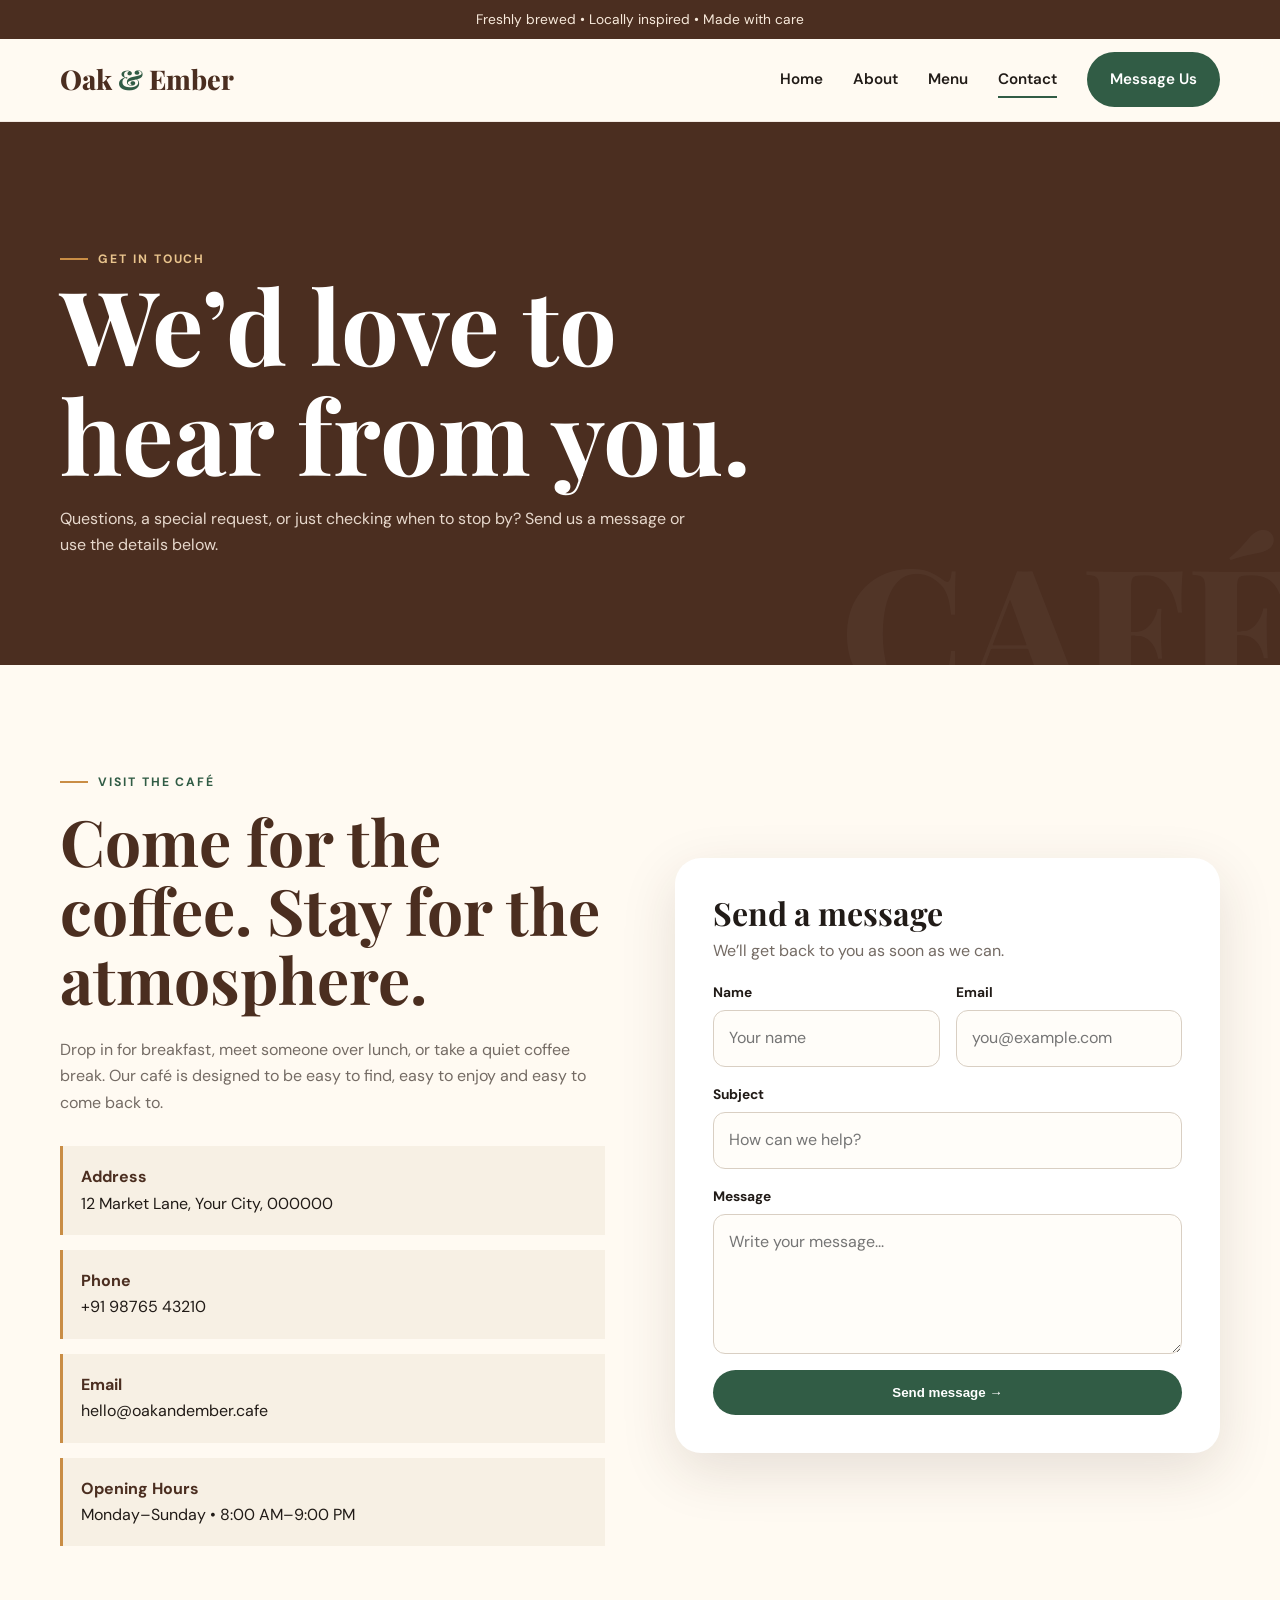
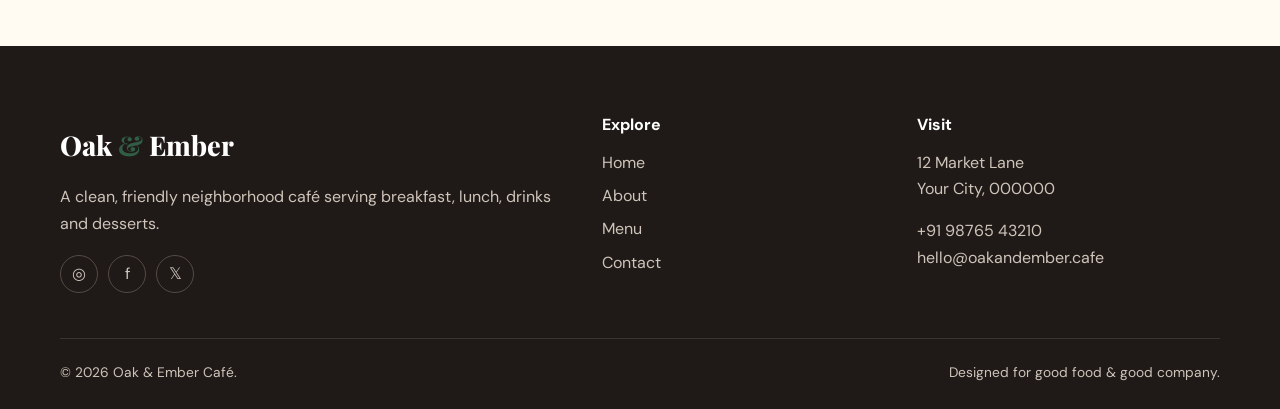
<file: contact.html>
<!doctype html><html lang="en"><head><meta charset="utf-8"><meta name="viewport" content="width=device-width,initial-scale=1"><title>Contact | Oak & Ember Café</title><link rel="stylesheet" href="styles.css"></head><body><div class="topbar">Freshly brewed • Locally inspired • Made with care</div><header class="header"><div class="container nav"><a class="logo" href="index.html">Oak <span>&</span> Ember</a><button class="menu-toggle">☰</button><nav class="navlinks"><a href="index.html">Home</a><a href="about.html">About</a><a href="menu.html">Menu</a><a class="active" href="contact.html">Contact</a><a class="btn btn-primary" href="#contactForm">Message Us</a></nav></div></header><main><section class="page-hero"><div class="container"><span class="eyebrow" style="color:#e9c48d">Get in touch</span><h1>We’d love to<br>hear from you.</h1><p>Questions, a special request, or just checking when to stop by? Send us a message or use the details below.</p></div></section><section class="section"><div class="container contact-grid"><div class="copy reveal"><span class="eyebrow">Visit the café</span><h2>Come for the coffee. Stay for the atmosphere.</h2><p>Drop in for breakfast, meet someone over lunch, or take a quiet coffee break. Our café is designed to be easy to find, easy to enjoy and easy to come back to.</p><div class="contact-details"><div class="detail"><strong>Address</strong>12 Market Lane, Your City, 000000</div><div class="detail"><strong>Phone</strong>+91 98765 43210</div><div class="detail"><strong>Email</strong>hello@oakandember.cafe</div><div class="detail"><strong>Opening Hours</strong>Monday–Sunday • 8:00 AM–9:00 PM</div></div></div><div class="contact-card reveal"><h3 style="font-size:2rem;margin-bottom:8px">Send a message</h3><p style="color:var(--muted);margin-top:0">We’ll get back to you as soon as we can.</p><form id="contactForm"><div class="form-grid"><div class="field"><label for="name">Name</label><input id="name" required placeholder="Your name"></div><div class="field"><label for="email">Email</label><input id="email" type="email" required placeholder="you@example.com"></div><div class="field full"><label for="subject">Subject</label><input id="subject" placeholder="How can we help?"></div><div class="field full"><label for="message">Message</label><textarea id="message" required placeholder="Write your message..."></textarea></div><div class="field full"><button class="btn btn-primary" type="submit">Send message →</button></div></div><div class="notice">Thanks! Your message has been captured in this demo. Connect the form to your backend or email service for live submissions.</div></form></div></div></section></main><footer class="footer"><div class="container"><div class="footer-grid"><div><a class="logo" href="index.html">Oak <span>&</span> Ember</a><p>A clean, friendly neighborhood café serving breakfast, lunch, drinks and desserts.</p><div class="socials"><a href="#">◎</a><a href="#">f</a><a href="#">𝕏</a></div></div><div><h3>Explore</h3><a href="index.html">Home</a><a href="about.html">About</a><a href="menu.html">Menu</a><a href="contact.html">Contact</a></div><div><h3>Visit</h3><p>12 Market Lane<br>Your City, 000000</p><p>+91 98765 43210<br>hello@oakandember.cafe</p></div></div><div class="copyright"><span>© 2026 Oak & Ember Café.</span><span>Designed for good food & good company.</span></div></div></footer><script src="script.js"></script></body></html>
</file>
<file: styles.css>
@import url('https://fonts.googleapis.com/css2?family=DM+Sans:wght@400;500;600;700&family=Playfair+Display:wght@600;700;800&display=swap');
:root{--cream:#f7f0e4;--paper:#fffaf2;--brown:#4b2e20;--brown2:#6a4532;--green:#315c45;--green2:#244735;--gold:#c98d45;--ink:#211b17;--muted:#746b64;--white:#fff;--shadow:0 18px 55px rgba(61,40,28,.13);--radius:26px}
*{box-sizing:border-box}html{scroll-behavior:smooth}body{margin:0;font-family:'DM Sans',sans-serif;background:var(--paper);color:var(--ink);line-height:1.65}body.menu-open{overflow:hidden}img{max-width:100%;display:block}a{text-decoration:none;color:inherit}.container{width:min(1160px,calc(100% - 40px));margin:auto}.eyebrow{display:inline-flex;align-items:center;gap:10px;color:var(--green);font-weight:700;letter-spacing:.16em;text-transform:uppercase;font-size:.76rem}.eyebrow:before{content:'';width:28px;height:2px;background:var(--gold)}h1,h2,h3{font-family:'Playfair Display',serif;line-height:1.08;margin:0}h1{font-size:clamp(3.4rem,8vw,7.4rem)}h2{font-size:clamp(2.3rem,5vw,4.2rem)}h3{font-size:1.5rem}.lead{font-size:1.08rem;color:var(--muted);max-width:650px}.btn{display:inline-flex;align-items:center;justify-content:center;gap:10px;border:0;border-radius:999px;padding:15px 23px;font-weight:700;transition:.25s;cursor:pointer}.btn-primary{background:var(--green);color:#fff}.btn-primary:hover{background:var(--green2);transform:translateY(-2px)}.btn-light{background:#fff;color:var(--brown)}.btn-light:hover{transform:translateY(-2px);box-shadow:var(--shadow)}.btn-outline{border:1px solid rgba(75,46,32,.25);color:var(--brown)}.btn-outline:hover{background:var(--brown);color:#fff}.topbar{background:var(--brown);color:#f8eadb;text-align:center;padding:8px 20px;font-size:.86rem}.header{position:sticky;top:0;z-index:50;background:rgba(255,250,242,.92);backdrop-filter:blur(14px);border-bottom:1px solid rgba(75,46,32,.08)}.nav{height:82px;display:flex;align-items:center;justify-content:space-between}.logo{font-family:'Playfair Display',serif;font-size:1.7rem;font-weight:800;color:var(--brown)}.logo span{color:var(--green)}.navlinks{display:flex;gap:30px;align-items:center}.navlinks a{font-weight:600;font-size:.95rem;position:relative}.navlinks a:not(.btn):after{content:'';position:absolute;left:0;right:100%;bottom:-6px;height:2px;background:var(--green);transition:.25s}.navlinks a:hover:after,.navlinks a.active:after{right:0}.menu-toggle{display:none;border:0;background:transparent;font-size:1.6rem}.hero{min-height:760px;display:grid;align-items:center;position:relative;overflow:hidden;background:linear-gradient(90deg,rgba(26,20,16,.82),rgba(26,20,16,.35)),url('https://images.unsplash.com/photo-1552566626-52f8b828add9?auto=format&fit=crop&w=1800&q=85') center/cover}.hero-content{padding:110px 0;color:#fff;max-width:800px}.hero .eyebrow{color:#f2d4a6}.hero h1{max-width:820px}.hero p{font-size:1.16rem;color:#f4e9df;max-width:610px;margin:25px 0 34px}.hero-actions{display:flex;gap:12px;flex-wrap:wrap}.hero-note{margin-top:48px;display:flex;gap:36px;flex-wrap:wrap}.hero-note strong{display:block;font-family:'Playfair Display',serif;font-size:1.35rem}.hero-note span{font-size:.82rem;color:#dbcbbd}.section{padding:100px 0}.intro-grid,.story-grid,.contact-grid{display:grid;grid-template-columns:1fr 1fr;gap:70px;align-items:center}.photo-stack{position:relative;padding:0 0 55px 55px}.photo-stack .main-photo{height:560px;width:100%;object-fit:cover;border-radius:var(--radius)}.photo-stack .small-photo{position:absolute;left:0;bottom:0;width:230px;height:250px;object-fit:cover;border:10px solid var(--paper);border-radius:22px}.copy p{color:var(--muted)}.copy h2{color:var(--brown);margin:14px 0 24px}.values{display:grid;grid-template-columns:repeat(3,1fr);gap:18px;margin-top:35px}.value{padding:24px;background:var(--cream);border-radius:18px}.value .icon{font-size:1.6rem}.value h3{font-size:1.15rem;margin:10px 0 6px}.value p{font-size:.9rem;margin:0}.featured{background:var(--green);color:#fff}.featured-head{display:flex;align-items:end;justify-content:space-between;gap:30px;margin-bottom:40px}.featured .eyebrow{color:#e9c48d}.featured .lead{color:#d6e2da}.cards{display:grid;grid-template-columns:repeat(3,1fr);gap:22px}.food-card{background:#fff;color:var(--ink);border-radius:22px;overflow:hidden;transition:.3s}.food-card:hover{transform:translateY(-7px)}.food-card img{width:100%;height:260px;object-fit:cover}.food-body{padding:24px}.food-body .row{display:flex;justify-content:space-between;gap:15px;align-items:start}.price{font-weight:800;color:var(--green)}.food-body p{color:var(--muted);font-size:.92rem;margin-bottom:0}.band{background:var(--cream)}.stats{display:grid;grid-template-columns:repeat(4,1fr);text-align:center}.stat{padding:25px;border-right:1px solid rgba(75,46,32,.12)}.stat:last-child{border:0}.stat strong{display:block;font-family:'Playfair Display';font-size:2.2rem;color:var(--brown)}.stat span{color:var(--muted);font-size:.9rem}.testimonial-grid{display:grid;grid-template-columns:1.1fr .9fr;gap:24px}.quote-card{background:var(--brown);color:#fff;border-radius:var(--radius);padding:50px}.quote-card blockquote{font-family:'Playfair Display';font-size:clamp(1.7rem,3vw,2.6rem);line-height:1.3;margin:20px 0}.quote-card p{color:#e3d5ca}.atmosphere{border-radius:var(--radius);min-height:420px;background:url('https://images.unsplash.com/photo-1445116572660-236099ec97a0?auto=format&fit=crop&w=1000&q=85') center/cover}.cta{background:linear-gradient(100deg,rgba(49,92,69,.96),rgba(49,92,69,.78)),url('https://images.unsplash.com/photo-1495474472287-4d71bcdd2085?auto=format&fit=crop&w=1600&q=80') center/cover;color:#fff}.cta-inner{display:flex;justify-content:space-between;align-items:center;gap:30px}.cta h2{max-width:700px}.page-hero{padding:120px 0 90px;background:var(--brown);color:#fff;position:relative;overflow:hidden}.page-hero:after{content:'CAFÉ';position:absolute;right:-20px;bottom:-75px;font:800 11rem 'Playfair Display';color:rgba(255,255,255,.035)}.page-hero p{color:#e7d8cc;max-width:650px}.menu-tabs{display:flex;gap:10px;flex-wrap:wrap;margin:35px 0}.tab{padding:10px 18px;border-radius:999px;border:1px solid #d9cfc3;background:transparent;cursor:pointer;font-weight:700}.tab.active{background:var(--green);color:#fff;border-color:var(--green)}.menu-list{display:grid;grid-template-columns:1fr 1fr;gap:18px}.menu-item{display:flex;gap:18px;align-items:center;padding:18px;background:#fff;border:1px solid #eee3d8;border-radius:18px}.menu-item img{width:100px;height:100px;object-fit:cover;border-radius:14px}.menu-item .grow{flex:1}.menu-item h3{font-size:1.18rem}.menu-item p{margin:5px 0 0;color:var(--muted);font-size:.88rem}.menu-item .price{white-space:nowrap}.contact-card{background:#fff;border-radius:var(--radius);padding:38px;box-shadow:var(--shadow)}.form-grid{display:grid;grid-template-columns:1fr 1fr;gap:16px}.field{display:flex;flex-direction:column;gap:7px}.field.full{grid-column:1/-1}.field label{font-size:.86rem;font-weight:700}.field input,.field textarea{width:100%;padding:14px 15px;border:1px solid #d9cfc3;border-radius:12px;background:#fffdf9;font:inherit;outline:none}.field input:focus,.field textarea:focus{border-color:var(--green)}.field textarea{min-height:140px;resize:vertical}.contact-details{display:grid;gap:15px;margin-top:30px}.detail{padding:18px;border-left:3px solid var(--gold);background:var(--cream)}.detail strong{display:block;color:var(--brown)}.notice{display:none;margin-top:14px;padding:12px 15px;border-radius:10px;background:#e6f2ea;color:var(--green2)}.footer{background:#1f1a17;color:#cfc4ba;padding:70px 0 25px}.footer-grid{display:grid;grid-template-columns:1.3fr .7fr .8fr;gap:50px}.footer .logo{color:#fff}.footer h3{color:#fff;font-family:'DM Sans';font-size:1rem;margin-bottom:16px}.footer a{display:block;margin:7px 0}.footer a:hover{color:#fff}.socials{display:flex;gap:10px;margin-top:18px}.socials a{width:38px;height:38px;border:1px solid #554a43;border-radius:50%;display:grid;place-items:center;margin:0}.copyright{border-top:1px solid #3b332e;margin-top:45px;padding-top:22px;font-size:.86rem;display:flex;justify-content:space-between;gap:20px}.reveal{opacity:0;transform:translateY(24px);transition:.7s ease}.reveal.visible{opacity:1;transform:none}
@media(max-width:900px){.navlinks{position:fixed;inset:82px 0 auto 0;background:var(--paper);padding:30px 20px;display:none;flex-direction:column;align-items:flex-start;border-bottom:1px solid #e6ddd4}.navlinks.open{display:flex}.navlinks .btn{width:100%}.menu-toggle{display:block}.intro-grid,.story-grid,.contact-grid,.testimonial-grid{grid-template-columns:1fr;gap:40px}.cards{grid-template-columns:1fr 1fr}.values{grid-template-columns:1fr}.stats{grid-template-columns:1fr 1fr}.stat:nth-child(2){border-right:0}.menu-list{grid-template-columns:1fr}.cta-inner{align-items:flex-start;flex-direction:column}.footer-grid{grid-template-columns:1fr 1fr}.hero{min-height:690px}}
@media(max-width:620px){.container{width:min(100% - 28px,1160px)}.section{padding:75px 0}.hero{min-height:650px}.hero-content{padding:80px 0}.hero-note{gap:20px}.photo-stack{padding:0}.photo-stack .main-photo{height:420px}.photo-stack .small-photo{display:none}.cards{grid-template-columns:1fr}.featured-head{align-items:flex-start;flex-direction:column}.stats{grid-template-columns:1fr}.stat{border-right:0;border-bottom:1px solid rgba(75,46,32,.12)}.footer-grid{grid-template-columns:1fr}.copyright{flex-direction:column}.form-grid{grid-template-columns:1fr}.field.full{grid-column:auto}.menu-item{align-items:flex-start}.menu-item img{width:82px;height:82px}.page-hero{padding:90px 0 70px}}
</file>
